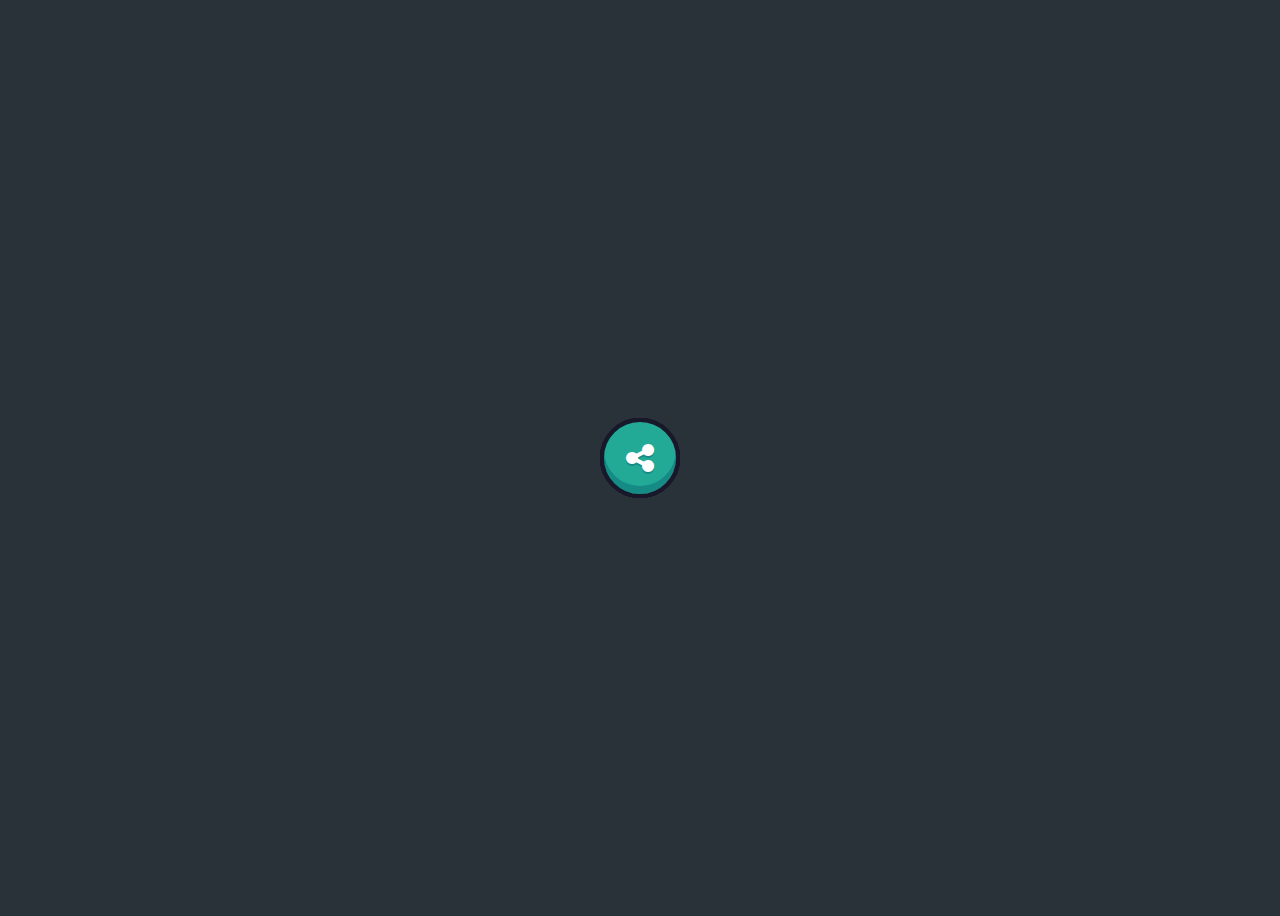
<file: sharing/index.html>
<!DOCTYPE html>
<html lang="en">
<head>
    <meta charset="UTF-8">
    <meta name="viewport" content="width=device-width, initial-scale=1.0">
    <title>Document</title>
    <link rel="stylesheet" href="https://cdnjs.cloudflare.com/ajax/libs/font-awesome/6.4.0/css/all.min.css">
    <link rel="stylesheet" href="style.css">
</head>
<body>
    
<div class="buttons">
	<button class="buttons__toggle"><i class="fa fa-share-alt"></i></button>
	<div class="buttons__ctas">
		<a class="buttons__cta" href="#"><i class="fa-brands fa-facebook-f"></i>Facebook</a>
		<a class="buttons__cta" href="#"><i class="fa-brands fa-twitter"></i>Twitter</a>
		<a class="buttons__cta" href="#"><i class="fa-brands fa-instagram"></i>Instagram</a>
		<a class="buttons__cta" href="#"><i class="fa-brands fa-youtube"></i>YouTube</a>
		<a class="buttons__cta" href="#"><i class="fa-brands fa-tiktok"></i>TikTok</a>
		<a class="buttons__cta" href="#"><i class="fa-brands fa-linkedin-in"></i>LinkedIn</a>
	</div>
</div>
<script src="index.js"></script>
</body>
</html>
</file>
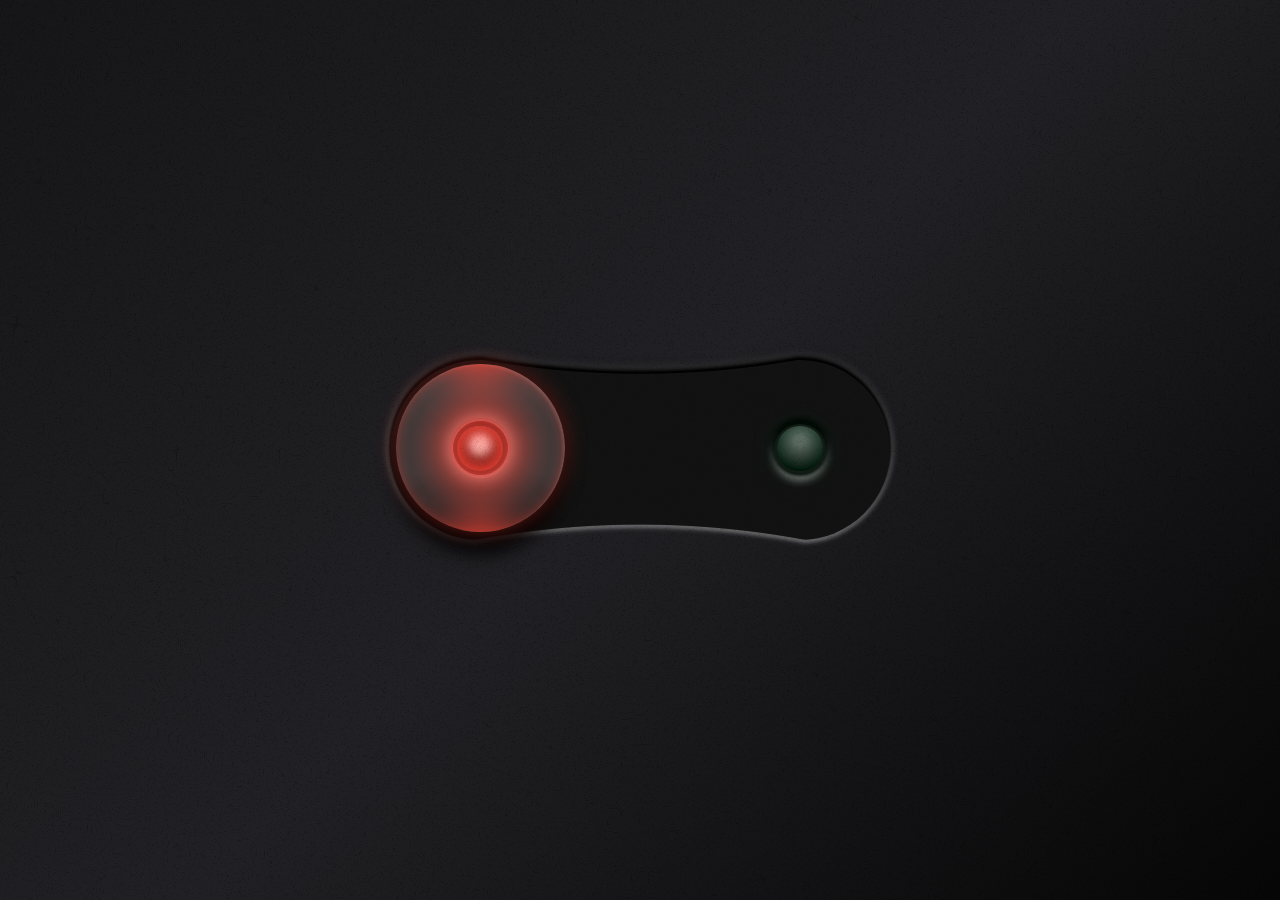
<file: toggle button/index.html>
<!DOCTYPE html>
<html lang="en">
<head>
    <meta charset="UTF-8">
    <meta name="viewport" content="width=device-width, initial-scale=1.0">
    <link rel="stylesheet" href="style.css">
    <title>Document</title>
</head>
<body>
    <div class="content">
        <input type="checkbox" id="btn">
        <label for="btn">
          <span class="thumb"></span>
        </label>
        <div class="lights">
          <span class="light-off"></span>
          <span class="light-on"></span>
        </div>
      </div>
</body>
</html>
</file>
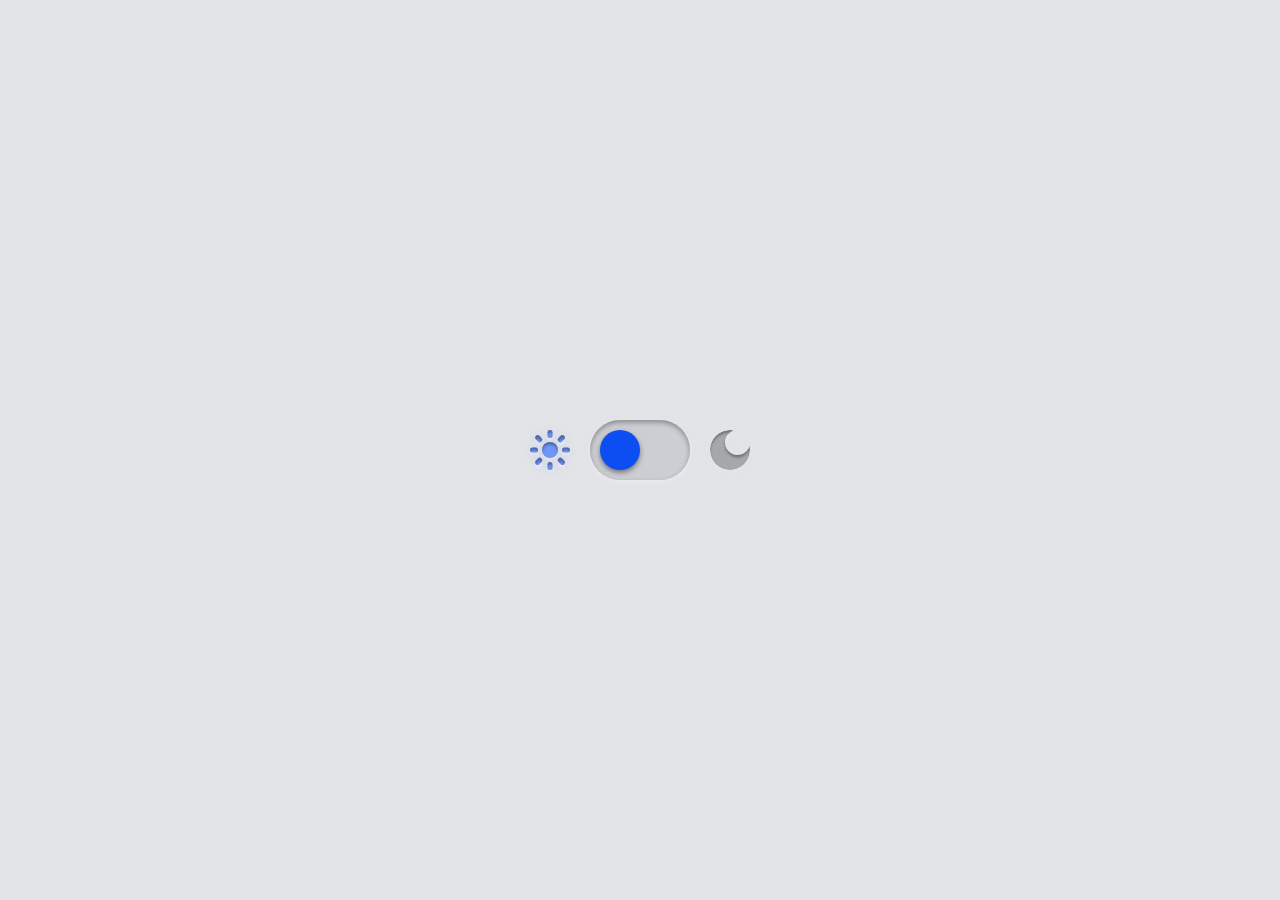
<file: toggle night mode/index.html>
<!DOCTYPE html>
<html lang="en">
<head>
    <meta charset="UTF-8">
    <meta name="viewport" content="width=device-width, initial-scale=1.0">
    <title>Document</title>
    <link rel="stylesheet" href="style.css">
    
</head>
<body>
    <svg width="0" height="0">
        <defs>
            <clipPath id="moon">
                <path d="m27.5,25c-6.904,0-12.5-5.596-12.5-12.5,0-5.76,3.897-10.606,9.196-12.055C22.843.155,21.44,0,20,0,8.954,0,0,8.954,0,20s8.954,20,20,20,20-8.954,20-20c0-1.44-.155-2.843-.445-4.196-1.449,5.3-6.296,9.196-12.055,9.196Z" />
            </clipPath>
        </defs>
    </svg>
    <label class="switch">
        <span class="switch__icon switch__icon--light">
            <span class="switch__icon-part switch__icon-part--1"></span>
            <span class="switch__icon-part switch__icon-part--2"></span>
            <span class="switch__icon-part switch__icon-part--3"></span>
            <span class="switch__icon-part switch__icon-part--4"></span>
            <span class="switch__icon-part switch__icon-part--5"></span>
            <span class="switch__icon-part switch__icon-part--6"></span>
            <span class="switch__icon-part switch__icon-part--7"></span>
            <span class="switch__icon-part switch__icon-part--8"></span>
            <span class="switch__icon-part switch__icon-part--9"></span>
        </span>
        <input class="switch__input" type="checkbox" role="switch" />
        <span class="switch__icon switch__icon--dark">
            <span class="switch__icon-part switch__icon-part--1">
                <span class="switch__icon-part switch__icon-part--1a"></span>
                <span class="switch__icon-part switch__icon-part--1b"></span>
            </span>
        </span>
        <span class="switch__label">Dark Mode</span>
    </label>
</body>
</html>
</file>
<file: sharing/style.css>
html {
  -moz-osx-font-smoothing: grayscale;
  -webkit-font-smoothing: antialiased;
  box-sizing: border-box;
  font-size: 62.5%;
}
html * {
  box-sizing: inherit;
}

body {
  background-image: url(https://www.toptal.com/designers/subtlepatterns/uploads/connectwork.png);
  background-color: #293238;
  display: grid;
  font-family: sans-serif;
  font-size: 1.6rem;
  min-height: 100vh;
  place-content: center;
  position: relative;
}
body::before {
  background-color: #293238;
  content: "";
  height: 100%;
  left: 0;
  opacity: 0.8;
  position: absolute;
  top: 0;
  width: 100%;
  z-index: 0;
}

.buttons {
  position: relative;
  z-index: 1;
}
.buttons--active .buttons__ctas {
  transform: translate(-50%, -50%) rotate(0deg);
}
.buttons--active .buttons__cta:nth-child(1) {
  transform: translate(-110%, -150%) rotate(0deg);
}
.buttons--active .buttons__cta:nth-child(2) {
  transform: translate(10%, -150%) rotate(0deg);
}
.buttons--active .buttons__cta:nth-child(3) {
  transform: translate(65%, -50%) rotate(0deg);
}
.buttons--active .buttons__cta:nth-child(4) {
  transform: translate(10%, 50%) rotate(0deg);
}
.buttons--active .buttons__cta:nth-child(5) {
  transform: translate(-110%, 50%) rotate(0deg);
}
.buttons--active .buttons__cta:nth-child(6) {
  transform: translate(-165%, -50%) rotate(0deg);
}
.buttons__toggle {
  -webkit-appearance: none;
     -moz-appearance: none;
          appearance: none;
  align-items: center;
  background-color: #22AA96;
  border: 4px solid #19182B;
  border-radius: 50%;
  box-shadow: inset 0 -8px 0 #168B86;
  color: #FFFFFF;
  cursor: pointer;
  display: flex;
  font-size: 0;
  height: 8rem;
  justify-content: center;
  text-decoration: none;
  text-shadow: 0 2px 0 #168B86;
  width: 8rem;
  position: relative;
  z-index: 1;
}
.buttons__toggle:hover {
  text-shadow: 0 2px 0 #168B86, 0 0 4px rgba(255, 255, 255, 0.5);
}
.buttons__toggle:focus, .buttons__toggle--active {
  background-color: #168B86;
  box-shadow: inset 0 8px 0 #0B6F6B;
  text-shadow: 0 0 8px rgba(255, 255, 255, 0.5);
}
.buttons__toggle i {
  font-size: 3.2rem;
}
.buttons__ctas {
  left: 50%;
  position: absolute;
  top: 50%;
  transform: translate(-50%, -50%) rotate(180deg);
  transform-origin: center;
  transition: transform 0.75s ease;
  z-index: 0;
}
.buttons__cta {
  -webkit-appearance: none;
     -moz-appearance: none;
          appearance: none;
  align-items: center;
  background-color: #22AA96;
  border: 4px solid #19182B;
  border-radius: 50%;
  box-shadow: inset 0 -8px 0 #168B86;
  color: #FFFFFF;
  cursor: pointer;
  display: flex;
  font-size: 0;
  height: 8rem;
  justify-content: center;
  text-decoration: none;
  text-shadow: 0 2px 0 #168B86;
  width: 8rem;
  left: 50%;
  position: absolute;
  top: 50%;
  transform: translate(-50%, -50%) rotate(180deg);
  transform-origin: center;
  transition: transform 0.2s ease;
}
.buttons__cta:hover {
  text-shadow: 0 2px 0 #168B86, 0 0 4px rgba(255, 255, 255, 0.5);
}
.buttons__cta:focus, .buttons__cta--active {
  background-color: #168B86;
  box-shadow: inset 0 8px 0 #0B6F6B;
  text-shadow: 0 0 8px rgba(255, 255, 255, 0.5);
}
.buttons__cta i {
  font-size: 3.2rem;
}
.buttons__cta:nth-child(1) {
  transition-delay: calc(1 * 0.075s);
  z-index: calc(6 - 1);
}
.buttons__cta:nth-child(2) {
  transition-delay: calc(2 * 0.075s);
  z-index: calc(6 - 2);
}
.buttons__cta:nth-child(3) {
  transition-delay: calc(3 * 0.075s);
  z-index: calc(6 - 3);
}
.buttons__cta:nth-child(4) {
  transition-delay: calc(4 * 0.075s);
  z-index: calc(6 - 4);
}
.buttons__cta:nth-child(5) {
  transition-delay: calc(5 * 0.075s);
  z-index: calc(6 - 5);
}
.buttons__cta:nth-child(6) {
  transition-delay: calc(6 * 0.075s);
  z-index: calc(6 - 6);
}/*# sourceMappingURL=style.css.map */
</file>
<file: toggle button/style.css>
/*** IN PROGRESS ***/
:root {
    --sz: 10vmin;
    --on: #99dc39;
    --of: #F44336;
    --lg: var(--of);
    --sp: 1s;
  }	
  
  *, *:before, *:after {
    box-sizing: border-box;
    transition: all var(--sp) ease 0s;
  }
  
  body {
    margin: 0;
    padding: 0;
    width: 100vw;
    height: 100vh;
    overflow: hidden;
    display: flex;
    align-items: center;
    justify-content: center;
    transition: none;
    background: linear-gradient(135deg, #1f1f23, #2d2d31, #101012);
    background: linear-gradient(135deg, #161618, #212125, #060606);
    
  }
  
  body:before, body:after {
    content: "";
    position: absolute;
    width: 100%;
    height: 100%;
    background: 
      repeating-conic-gradient(#0002 0.000095%, #fff0 .0005%, #fff0 .005%, #fff0 .0005%), 
      repeating-conic-gradient(#0002 0.00001%, #fff0 .00009%, #fff0 .00075%, #fff0 .000025%);
    opacity: 0.75;
    filter: blur(0.75px);
  }
  
  .content {
    position: relative;
    width: calc(var(--sz) * 5.55);
    height: calc(var(--sz) * 2);
    display: flex;
    align-items: center;
    justify-content: center;
  }
  
  input {
    display: none;
  }
  
  label[for=btn] {
    position: absolute;
    width: calc(var(--sz) * 5.55);
    height: calc(var(--sz) * 2);
    background: linear-gradient(0deg, #12172080, #0d121780);
    border-radius: var(--sz);
    display: flex;
    align-items: center;
    /*
    box-shadow: 
    0 0 calc(var(--sz) / 50) calc(var(--sz) / 50) #0006, 
    0 calc(var(--sz) / -20) calc(var(--sz) / 5) calc(var(--sz) / 25) #0b0b10, 
    0 calc(var(--sz) / 20) calc(var(--sz) / 10) calc(var(--sz) / 50) #f5f5f588, 
    0 calc(var(--sz) / -20) calc(var(--sz) / 50) calc(var(--sz) / 15) #00000060;
    */
    background: radial-gradient(circle at 50% calc(var(--sz) / 0.085), #fff0 calc(var(--sz) / 0.1), #000 calc(calc(var(--sz) / 0.1) + 1px) calc(var(--sz) / 0.0875), #fff0 calc(calc(var(--sz) / 0.0875) + 1px) 100%), 
      radial-gradient(circle at 50% calc(var(--sz) / -0.1025), #fff0 calc(var(--sz) / 0.1), #000 calc(calc(var(--sz) / 0.1) + 1px) calc(var(--sz) / 0.0875), #fff0 calc(calc(var(--sz) / 0.0875) + 1px) 100%);
  }
  
  label[for=btn]:before {
    content: "";
    position: absolute;
    width: 100%;
    height: 100%;
    border-radius: var(--sz);
    /* box-shadow: 0 0 calc(var(--sz) / 3) calc(var(--sz) / 10) #000 inset; */
    background: radial-gradient(circle at 50% calc(var(--sz) / 0.0845), #fff0 calc(var(--sz) / 0.1), #121212 calc(calc(var(--sz) / 0.1) + 1px) calc(var(--sz) / 0.0875), #fff0 calc(calc(var(--sz) / 0.0875) + 1px) 100%), radial-gradient(circle at 50% calc(var(--sz) / -0.1015), #fff0 calc(var(--sz) / 0.1), #121212 calc(calc(var(--sz) / 0.1) + 1px) calc(var(--sz) / 0.0875), #fff0 calc(calc(var(--sz) / 0.0875) + 1px) 100%);
    filter: drop-shadow(0px -2px 1px #000) drop-shadow(0px -2px 2px #000) drop-shadow(0px -2px 3px #0008) drop-shadow(0px 2px 2px #fff8);
  }
  
  .thumb {
    position: absolute;
    width: calc(calc(var(--sz) * 2) - calc(var(--sz) / 8));
    height: calc(calc(var(--sz) * 2) - calc(var(--sz) / 8));
    margin-top: calc(calc( var(--sz) / 10) + calc(var(--sz) / -7));
    left: calc(calc( var(--sz) / 10) + calc(var(--sz) / -30));
    background: 
  
      /* radial-gradient( #fff0 0 calc(var(--sz) / 3.5), var(--lg) calc(calc(var(--sz) / 3) + 1px) calc(var(--sz) / 2.75), #fff0 calc(var(--sz) / 1.15)), */
      linear-gradient(0deg, #212121, #fff0 35% 65%, #474747), 
      radial-gradient( #fff0 0 calc(var(--sz) / 3), #393939 calc(calc(var(--sz) / 3) + 1px) calc(var(--sz) / 1), #474747);
    border-radius: var(--sz);
    cursor: pointer;
    display: flex;
    align-items: center;
    justify-content: center;
    z-index: 1;
    overflow: hidden;
    box-shadow: 
      0 0 calc(var(--sz) / 3) calc(var(--sz) / -8) var(--lg), 
      0 0 calc(var(--sz) / 5) calc(var(--sz) / -15) var(--lg) inset, 
      calc(var(--sz) / -50) calc(var(--sz) / 50) calc(var(--sz) / 30) 0 #fff2 inset, 0 0 calc(var(--sz) / 10) calc(var(--sz) / 50) #000c, 0 calc(var(--sz) / 4) calc(var(--sz) / 5) 0 #000d;
    animation: grow calc(var(--sp) / 3) ease 0s 2 alternate;
  }
  
  #btn:checked + label .thumb {
    --lg: var(--on);
    left: calc(calc(100% - calc(calc(var(--sz) * 2) - calc(var(--sz) / 3))) - calc(calc( var(--sz) / 10) + calc(var(--sz) / 6)));
    /*
    box-shadow: 
    calc(var(--sz) / 10) 0 calc(var(--sz) / 10) calc(var(--sz) / -10) var(--lg), 
    calc(var(--sz) / -10) 0 calc(var(--sz) / 10) calc(var(--sz) / -10) var(--lg) inset,
    calc(var(--sz) / -50) calc(var(--sz) / 50) calc(var(--sz) / 30) 0 #fff2 inset, 
    0 0 calc(var(--sz) / 10) calc(var(--sz) / 50) #000c, 
    0 calc(var(--sz) / 4) calc(var(--sz) / 5) 0 #000d;
    */
    animation: grow2 calc(var(--sp) / 3) ease 0s 2 alternate;
  }
  
  
  
  
  @keyframes grow {
    80%, 100% {
      height: calc(calc(var(--sz) * 2) - calc(var(--sz) / 2.5));
      width: calc(calc(var(--sz) * 2) - calc(var(--sz) * -0.5));
    }
  }
  
  @keyframes grow2 {
    80%, 100% {
      height: calc(calc(var(--sz) * 2) - calc(var(--sz) / 2.5));
      width: calc(calc(var(--sz) * 2) - calc(var(--sz) * -0.5));
    }
  }
  
  
  .thumb:before {
    content: "";
    width: calc(var(--sz) / 1.65);
    height: calc(var(--sz) / 1.65);
    background: #fff0;
    border-radius: 100%;
    box-shadow: 
      0 calc(var(--sz) / -1) calc(var(--sz) / 2) var(--lg),
      0 calc(var(--sz) / 1) calc(var(--sz) / 2) var(--lg), 
      0 0 2vmin 0.25vmin var(--lg) inset, 0 0 5vmin 1.5vmin var(--lg), 
      0 0 calc(var(--sz) / 5) 0 #fff;
  }
  
  
  
  
  
  
  .lights {
    position: absolute;
    width: calc(100% + calc(var(--sz) * 2));
    height: calc(var(--sz) / 1.75);
    display: flex;
    justify-content: space-between;
    padding: 0;
    z-index: 0;
  }
  
  .lights span {
    background: #121212;
    position: relative;
    width: calc(var(--sz) / 1.75);
    height: calc(var(--sz) / 1.75);
    border-radius: var(--sz);
    box-shadow: 
      0 0 calc(var(--sz) / 50) calc(var(--sz) / 50) #0008, 
      0 calc(var(--sz) / -20) calc(var(--sz) / 10) calc(var(--sz) / 500) #000, 
      0 calc(var(--sz) / 20) calc(var(--sz) / 10) calc(var(--sz) / 500) #fff8, 
      0 0 calc(var(--sz) / 20) calc(var(--sz) / 25) #000;
    display: flex;
    align-items: center;
    justify-content: center;
  }
  
  
  
  
  
  
  
  .lights {
    position: absolute;
    width: calc(100% - calc(var(--sz) * 1.425));
    height: calc(var(--sz) / 1.75);
    display: flex;
    justify-content: space-between;
    padding: 0;
    z-index: 0;
    margin-top: -1px;
  }
  
  .lights span {
    background: #121212;
    position: relative;
    width: calc(var(--sz) / 1.75);
    height: calc(var(--sz) / 1.75);
    border-radius: var(--sz);
    box-shadow: 
      0 0 calc(var(--sz) / 50) calc(var(--sz) / 50) #0008, 
      0 calc(var(--sz) / -20) calc(var(--sz) / 10) calc(var(--sz) / 500) #000, 
      0 calc(var(--sz) / 20) calc(var(--sz) / 10) calc(var(--sz) / 500) #fff8, 
      0 0 calc(var(--sz) / 20) calc(var(--sz) / 25) #000;
    display: flex;
    align-items: center;
    justify-content: center;
  }
  
  .lights span:after {
    content: "";
    color: #fff;
    width: calc(100% - calc(var(--sz) / 15));
    height: calc(100% - calc(var(--sz) / 15));
    position: absolute;
    background: radial-gradient(circle at 50% 32%, #fff5 0 calc(var(--sz) / 20), #000 calc(var(--sz) / 3) calc(var(--sz) / 3));
    border-radius: var(--sz);
    top: calc(var(--sz) / 50);
  }
  
  
  /* off */
  span.light-off:after {
    box-shadow: 
      0 0 calc(var(--sz) / 2.5) 0 var(--lg), 
      0 0 calc(var(--sz) / 3) calc(var(--sz) / 20) var(--lg) inset, 
      0 calc(var(--sz) / -20) calc(var(--sz) / 10) calc(var(--sz) / 10) #000 inset;
    background: radial-gradient(circle at 50% 32%, #fff 0 calc(var(--sz) / 20), #fff8 calc(var(--sz) / 3) calc(var(--sz) / 3));
  }
  
  #btn:checked + label + .lights span.light-off:after {
    box-shadow: 0 0 calc(var(--sz) / 3) 0 #f5000020, 0 0 calc(var(--sz) / 3) calc(var(--sz) / 20) #f5000020 inset;
    background: radial-gradient(circle at 50% 32%, #fff5 0 calc(var(--sz) / 20), #000 calc(var(--sz) / 3) calc(var(--sz) / 3));
  }
  
  
  /* on */
  span.light-on:after {
    box-shadow: 0 0 calc(var(--sz) / 3) 0 #00f56d20, 0 0 calc(var(--sz) / 3) calc(var(--sz) / 20) #00f56d20 inset;
  }
  
  #btn:checked + label + .lights span.light-on:after {
    --lg: var(--on);
    box-shadow: 0 0 calc(var(--sz) / 2.5) 0 var(--lg), 0 0 calc(var(--sz) / 3) calc(var(--sz) / 20) var(--lg) inset, 0 calc(var(--sz) / -20) calc(var(--sz) / 10) calc(var(--sz) / 10) #000 inset;
    background: radial-gradient(circle at 50% 32%, #fff 0 calc(var(--sz) / 20), #fff2 calc(var(--sz) / 3) calc(var(--sz) / 3));
  }
  
  #btn:checked + label + .lights span.light-on:before {
    --lg: var(--on);
  }
  
  #btn:checked + label + .lights span.light-off:before {
    --lg: #666;
  }
</file>
<file: toggle night mode/style.css>
* {
	border: 0;
	box-sizing: border-box;
	margin: 0;
	padding: 0;
}
:root {
	--hue: 223;
	--bg: hsl(var(--hue),10%,90%);
	--fg: hsl(var(--hue),10%,10%);
	--light-sh: hsla(var(--hue),10%,95%,0.5);
	--dark-sh: hsla(var(--hue),10%,15%,0.4);
	--primary: hsl(var(--hue),90%,50%);
	--primary-t: hsla(var(--hue),90%,50%,0);
	--trans-dur: 0.3s;
	font-size: 40px;
}
body,
input {
	font: 1em/1.5 sans-serif;
}
body {
	background-color: var(--bg);
	color: var(--fg);
	display: flex;
	height: 100vh;
	transition:
		background-color var(--trans-dur),
		color var(--trans-dur);
}
.switch,
.switch__input {
	-webkit-tap-highlight-color: transparent;
}
.switch {
	display: flex;
	gap: 0.5em;
	align-items: center;
	margin: auto;
}
.switch__icon,
.switch__icon-part {
	display: block;
}
.switch__icon {
	position: relative;
	width: 1em;
	height: 1em;
	transition: filter var(--trans-dur);
}
.switch__icon-part {
	background-color: hsla(var(--hue),10%,10%,0.3);
	position: absolute;
	transition:
		background-color var(--trans-dur),
		box-shadow var(--trans-dur);
}
.switch__icon--light {
	filter: drop-shadow(0 0 0.125em hsla(var(--hue),90%,70%,0.2));
}
.switch__icon--light .switch__icon-part {
	background-color: hsla(var(--hue),90%,70%,1);
	border-radius: 0.125em;
	top: 50%;
	left: 50%;
	width: 0.125em;
	height: 0.2em;
	transform-origin: 50% 0;
}
.switch__icon--light .switch__icon-part--1 {
	border-radius: 50%;
	box-shadow:
		0 0.0625em 0.0625em var(--dark-sh) inset,
		0 0.0625em 0.0625em var(--light-sh);
	top: 0.3em;
	left: 0.3em;
	width: 0.4em;
	height: 0.4em;
}
.switch__icon--light .switch__icon-part--2 {
	box-shadow:
		0 0.0625em 0.0625em var(--dark-sh) inset,
		0 0.0625em 0.0625em var(--light-sh);
	transform: translateX(-50%) rotate(0) translateY(0.3em);
}
.switch__icon--light .switch__icon-part--3 {
	box-shadow:
		0.0625em 0.0625em 0.0625em var(--dark-sh) inset,
		0.0625em 0.0625em 0.0625em var(--light-sh);
	transform: translateX(-50%) rotate(45deg) translateY(0.3em);
}
.switch__icon--light .switch__icon-part--4 {
	box-shadow:
		0.0625em 0 0.0625em var(--dark-sh) inset,
		0.0625em 0 0.0625em var(--light-sh);
	transform: translateX(-50%) rotate(90deg) translateY(0.3em);
}
.switch__icon--light .switch__icon-part--5 {
	box-shadow:
		0.0625em -0.0625em 0.0625em var(--dark-sh) inset,
		0.0625em -0.0625em 0.0625em var(--light-sh);
	transform: translateX(-50%) rotate(135deg) translateY(0.3em);
}
.switch__icon--light .switch__icon-part--6 {
	box-shadow:
		0 -0.0625em 0.0625em var(--dark-sh) inset,
		0 -0.0625em 0.0625em var(--light-sh);
	transform: translateX(-50%) rotate(180deg) translateY(0.3em);
}
.switch__icon--light .switch__icon-part--7 {
	box-shadow:
		-0.0625em -0.0625em 0.0625em var(--dark-sh) inset,
		-0.0625em -0.0625em 0.0625em var(--light-sh);
	transform: translateX(-50%) rotate(225deg) translateY(0.3em);
}
.switch__icon--light .switch__icon-part--8 {
	box-shadow:
		-0.0625em 0 0.0625em var(--dark-sh) inset,
		-0.0625em 0 0.0625em var(--light-sh);
	transform: translateX(-50%) rotate(270deg) translateY(0.3em);
}
.switch__icon--light .switch__icon-part--9 {
	box-shadow:
		-0.0625em 0.0625em 0.0625em var(--dark-sh) inset,
		-0.0625em 0.0625em 0.0625em var(--light-sh);
	transform: translateX(-50%) rotate(315deg) translateY(0.3em);
}
.switch__icon--dark {
	filter:
		drop-shadow(0 0 0.125em hsla(var(--hue),90%,70%,0))
		drop-shadow(0 0.0625em 0.0625em var(--light-sh));
}
.switch__icon--dark .switch__icon-part--1 {
	background-color: transparent;
	border-radius: 50%;
	clip-path: url(#moon);
	overflow: hidden;
	width: 100%;
	height: 100%;
}
.switch__icon--dark .switch__icon-part--1a {
	border-radius: 50%;
	box-shadow: 0 0.0625em 0.0625em var(--dark-sh) inset;
	width: 100%;
	height: 100%;
}
.switch__icon--dark .switch__icon-part--1b {
	background-color: transparent;
	border-radius: 50%;
	width: 100%;
	height: 100%;
}
.switch__icon--dark .switch__icon-part--1b:before {
	background-color: var(--bg);
	border-radius: 50%;
	box-shadow:
		0 0.0625em 0.0625em var(--dark-sh),
		0 0.0625em 0.0625em var(--light-sh) inset;
	content: "";
	display: block;
	position: absolute;
	right: 0;
	left: auto;
	transition: background-color var(--trans-dur);
	width: 62.5%;
	height: 62.5%;
}
.switch__input {
	background-color: hsla(var(--hue),10%,10%,0.1);
	border-radius: 0.75em;
	box-shadow:
		0 0.0625em 0.125em var(--dark-sh) inset,
		0 0.0625em 0.125em var(--light-sh),
		0 0 0 0.125em var(--primary-t);
	display: block;
	outline: transparent;
	position: relative;
	width: 2.5em;
	height: 1.5em;
	transition: box-shadow var(--trans-dur);
	-webkit-appearance: none;
	appearance: none;
}
.switch__input:focus-visible {
	box-shadow:
		0 0.0625em 0.125em var(--dark-sh) inset,
		0 0.0625em 0.125em var(--light-sh),
		0 0 0 0.125em var(--primary);
}
.switch__input:before {
	background-color: var(--primary);
	border-radius: 50%;
	box-shadow: 0 0.0625em 0.125em hsla(var(--hue),10%,10%,0.5);
	content: "";
	display: block;
	position: absolute;
	top: 0.25em;
	left: 0.25em;
	width: 1em;
	height: 1em;
	transition:
		background-color var(--trans-dur),
		box-shadow var(--trans-dur),
		transform var(--trans-dur) cubic-bezier(0.65,0.05,0.34,1);
}
.switch__input:checked:before {
	transform: translateX(1em);
}
.switch__label {
	overflow: hidden;
	position: absolute;
	width: 1px;
	height: 1px;
}

/* Dark theme */
body:has(.switch__input:checked) {
	--bg: hsl(var(--hue),10%,30%);
	--fg: hsl(var(--hue),10%,90%);
	--light-sh: hsla(var(--hue),10%,55%,0.5);
	--dark-sh: hsla(var(--hue),10%,15%,0.4);
	--primary: hsl(var(--hue),90%,60%);
}
body:has(.switch__input:checked) .switch__icon--light {
	filter: drop-shadow(0 0 0.125em hsla(var(--hue),90%,75%,0));
}
body:has(.switch__input:checked) .switch__icon--light .switch__icon-part {
	background-color: hsla(var(--hue),10%,10%,0.3);
}
body:has(.switch__input:checked) .switch__icon--dark {
	filter:
		drop-shadow(0 0 0.125em hsla(var(--hue),90%,75%,0.6))
		drop-shadow(0 0.0625em 0.0625em var(--light-sh));
}
body:has(.switch__input:checked) .switch__icon--dark .switch__icon-part--1a {
	background-color: hsla(var(--hue),90%,75%,1);
}
</file>
